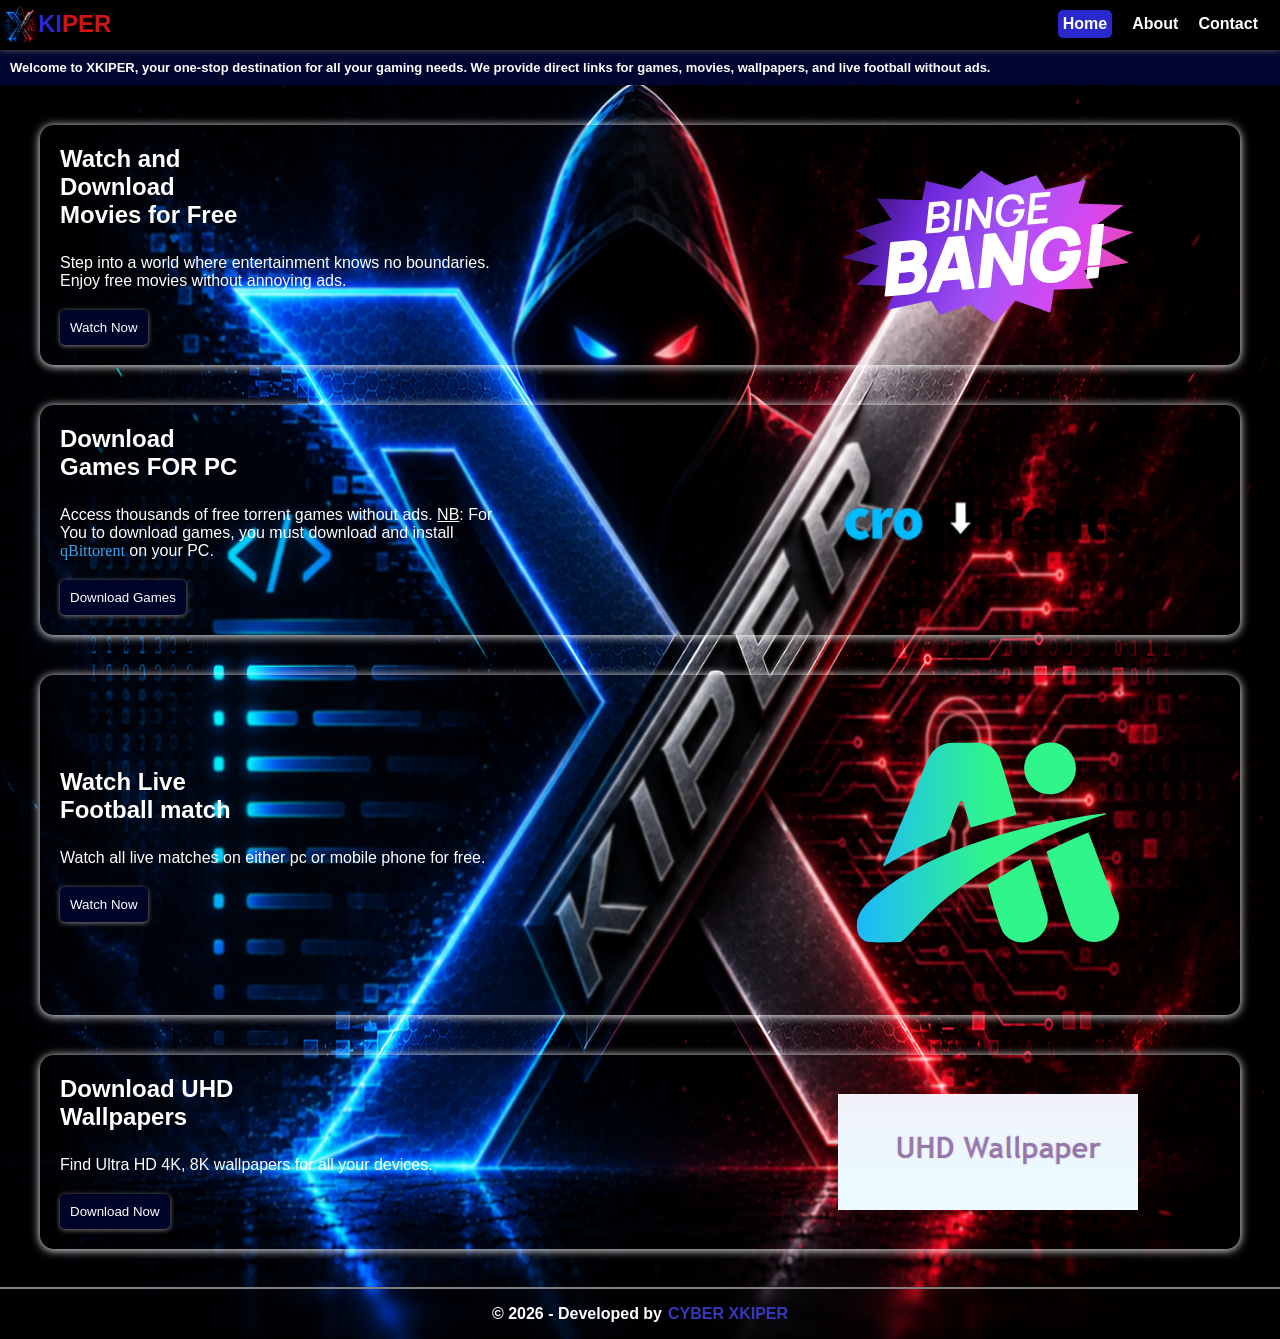
<file: index.html>
<!DOCTYPE html>
<html lang="en">
    <head>
        <meta charset="UTF-8">
        <meta name="viewport" content="width=device-width, initial-scale=1.0">
        <title>XKIPER</title>
        <link rel="icon" type="image/x-icon" href="icons/xkiper_favicon_circular.png">
        <link rel="stylesheet" href="style/navigation.css">
        <link rel="stylesheet" href="style/index.css">
        <script async src="https://www.googletagmanager.com/gtag/js?id=G-BRJ5B4HYMT"></script>
        <script>
        window.dataLayer = window.dataLayer || [];
        function gtag(){dataLayer.push(arguments);}
        gtag('js', new Date());

        gtag('config', 'G-BRJ5B4HYMT');
        </script>
    </head>
    <body>
        <img src="Pics/Xkiper Logo.png" alt="" class="image-container">
        <nav>
            <div class="nav-bar">
                <div class="container">
                    <a href="index.html"><div class="page-name">
                        <img src="Pics/Xkiper Logo.png" class="page-logo" alt="">
                        <h1><span class="first-letters">KI</span><span class="last-letters">PER</span></h1>
                    </div></a>
                    <ul>
                        <li><a href="index.html"><p class="active-page">Home</p></a></li>
                        <li><a href="about.html">About</a></li>
                        <li><a href="contact.html">Contact</a></li>
                    </ul>
                </div>
            </div>
        </nav>
        
        <header>
                    <div class="header-container">            
                        <div class="head-information">
                            <p>Welcome to XKIPER, your one-stop destination for all your gaming needs. We provide direct links
          for games, movies, wallpapers, and live football without ads.</p>
                        </div>
                    </div>
        </header>
        <main></main>
        <footer>
            &copy; 2026 - Developed by <a href="about.html" class="me"><span>CYBER XKIPER</a>
        </footer>
    </body>
    <script src="script/data.js"></script>
    <script src="script/index.js"></script>
</html>
</file>
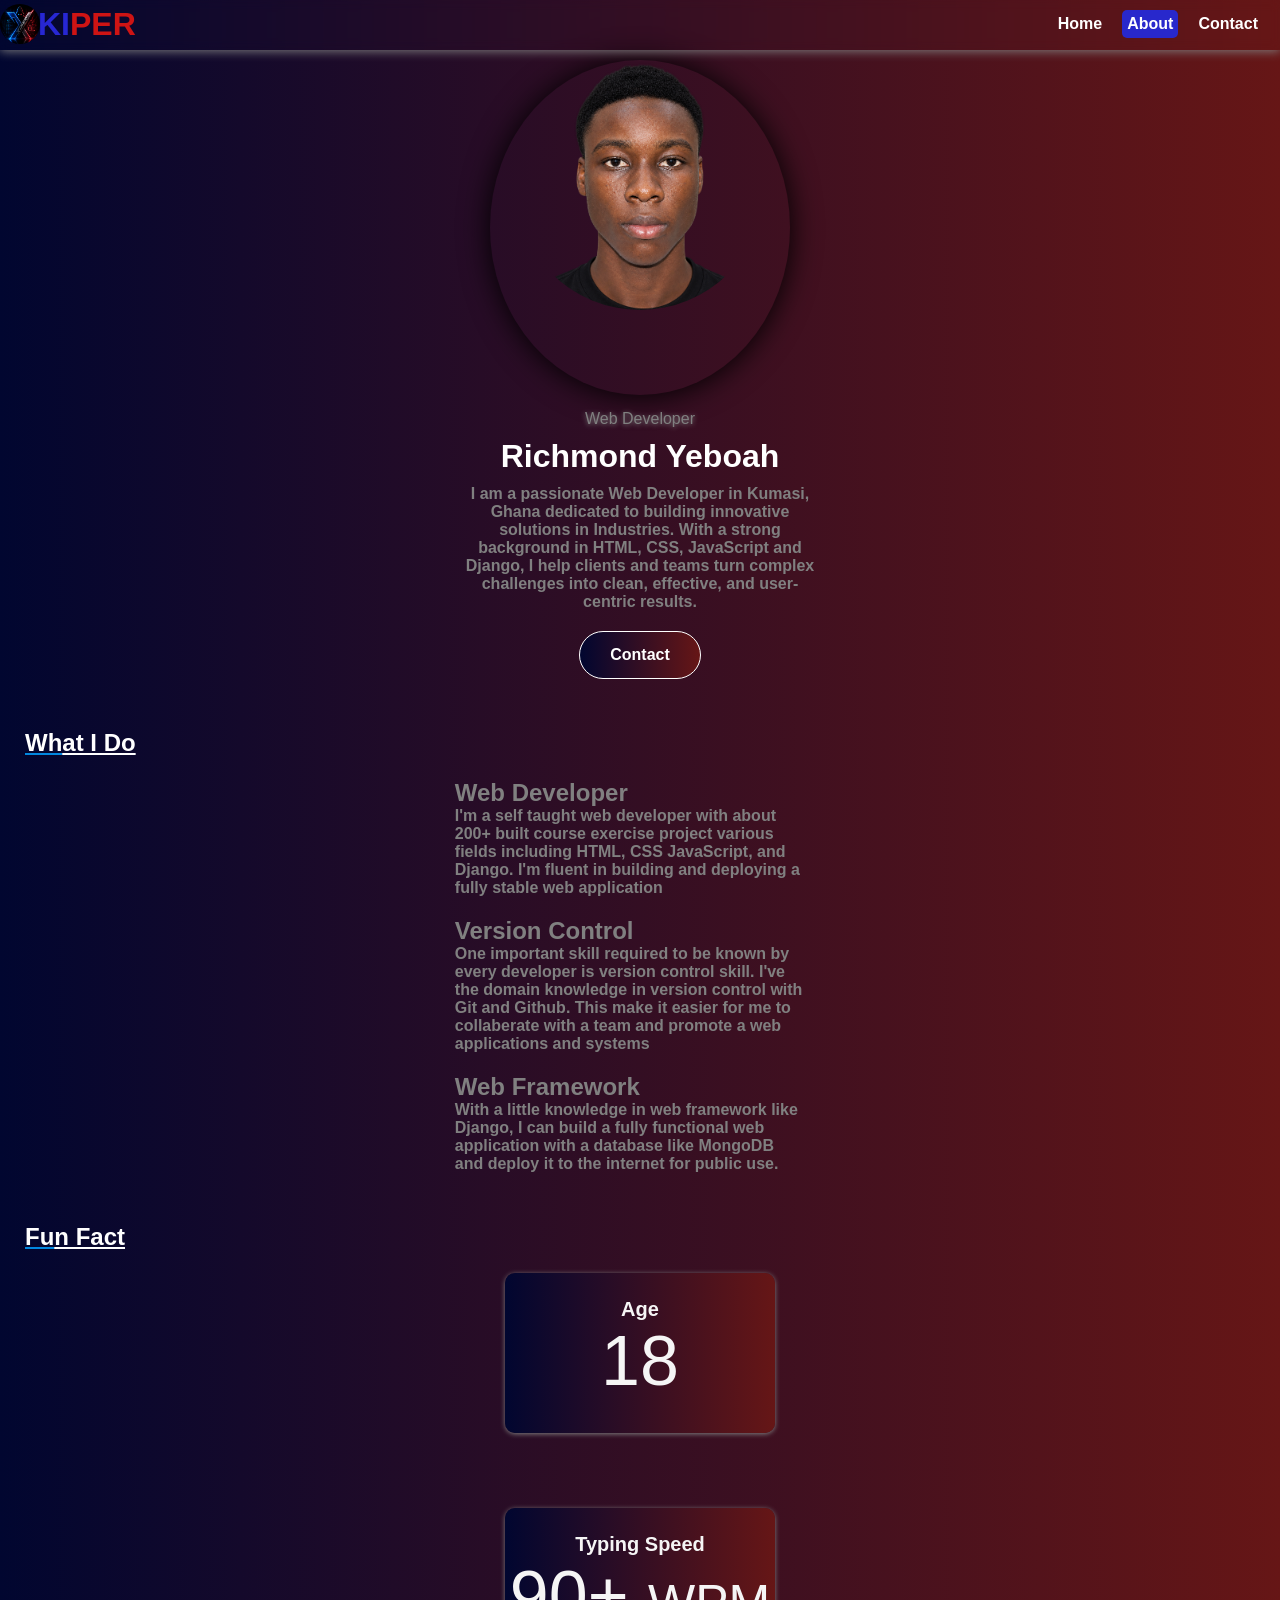
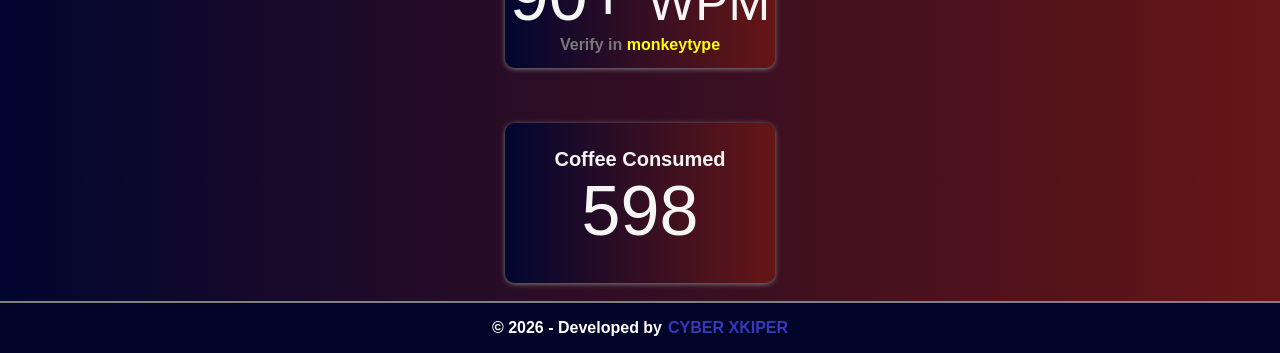
<file: about.html>
<!DOCTYPE html>
<html lang="en">
    <head>
        <meta charset="UTF-8">
        <meta name="viewport" content="width=device-width, initial-scale=1.0">
        <title>About</title>
        <link rel="icon" type="image/x-icon" href="icons/xkiper_favicon.svg">
        <link rel="stylesheet" href="style/navigation.css">
        <link rel="stylesheet" href="style/about.css">
        <script>
        window.dataLayer = window.dataLayer || [];
        function gtag(){dataLayer.push(arguments);}
        gtag('js', new Date());

        gtag('config', 'G-BRJ5B4HYMT');
        </script>
    </head>
    <body>
        <div class="nav-bar">
            <div class="container">
                <a href="index.html"><div class="page-name">
                    <img src="Pics/Xkiper Logo.png" class="page-logo" alt="">
                    <h1><span class="first-letters">KI</span><span class="last-letters">PER</span></h1>
                </div></a>
                <ul>
                    <li><a href="index.html">Home</a></li>
                    <li><a href="about.html"><p class="active-page">About</p></a></li>
                    <li><a href="contact.html">Contact</a></li>
                </ul>
            </div>
        </div> 
        <main>
            <div class="self-container">
                <div class="img-container">
                    <img class="my-image" src="Pics/my-image.png" alt="">
                </div>
                <p class="occupation">Web Developer</p>
                <h1 class="name">Richmond Yeboah</h1>
                <p class="brief-introduction">
                    I am a passionate Web Developer in Kumasi, Ghana dedicated to building innovative solutions in Industries. With a strong background in HTML, CSS, JavaScript and Django, I help clients and teams turn complex challenges into clean, effective, and user-centric results.    
                </p>
                <a href="contact.html"><button class="contact-button">Contact</button></a>
            </div>
            <div class="strength">
                <div class="head">
                    <h2 class="half-underline"><span>Wh</span>at I Do</h2>
                </div>
                <div class="types">
                    <h2>Web Developer</h2>
                    <p class="brief-introduction">
                        I'm a self taught web developer with about 200+ built course exercise project various fields including HTML, CSS JavaScript, and Django.
                        I'm fluent in building and deploying a fully stable web application 
                    </p>
                </div>
                <div class="type">
                    <h2>Version Control</h2>
                    <p class="brief-introduction">
                        One important skill required to be known by every developer is version control skill. I've the domain knowledge in version control with Git and Github.
                        This make it easier for me to collaberate with a team and promote a web applications and systems
                    </p>
                </div>
                <div class="type">
                    <h2>Web Framework</h2>
                    <p class="brief-introduction">
                        With a little knowledge in web framework like Django, I can build a fully functional web application with a database like MongoDB and deploy it to the internet for public use.
                    </p>
                </div>
            </div>
            <div class="fun-fact">
                <div class="head">
                    <h2 class="half-underline"><span>Fu</span>n Fact</h2>
                </div>
                <div class="fact-container">
                    <p class="text">Age</p>
                    <p class="numeral">18</p>
                </div>
                <div class="facts-container">
                    <p class="text">Typing Speed</p>
                <div class="type-speed"> <p class="numeral">90+ <span class="wpm">WPM</span></p></div>
                    <a href="https://monkeytype.com/profile/Cyber_X"><p class="verify"><span class="verify-statement">Verify in</span> <span class="monkeytype">monkeytype</span></p></a>
                </div>
                <div class="fact-container">
                    <p class="text">Coffee Consumed</p>
                    <p class="numeral">598</p>
                </div>
            </div>
        </main>
        <footer>
            &copy; 2026 - Developed by <a href="about.html" class="me"> CYBER XKIPER</a>
        </footer>
    </body>
</html>
</file>
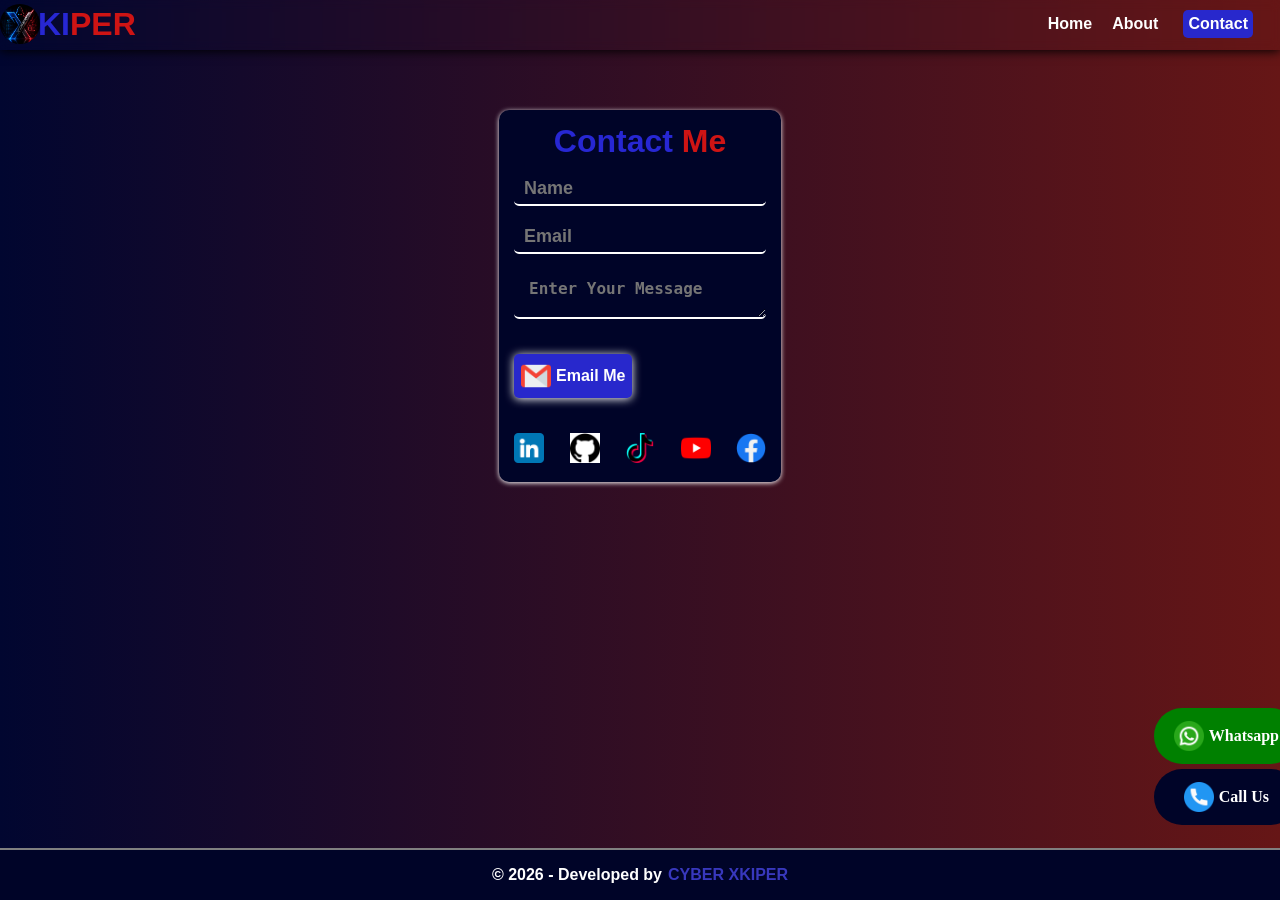
<file: contact.html>
<!DOCTYPE html>
<html lang="en">
    <head>
        <meta charset="UTF-8">
        <meta name="viewport" content="width=device-width, initial-scale=1.0">
        <title>Contact</title>
        <link rel="icon" type="image/x-icon" href="icons/xkiper_favicon.svg">
        <link rel="stylesheet" href="style/navigation.css">
        <link rel="stylesheet" href="style/contact.css">
        <script>
        window.dataLayer = window.dataLayer || [];
        function gtag(){dataLayer.push(arguments);}
        gtag('js', new Date());

        gtag('config', 'G-BRJ5B4HYMT');
        </script>
    </head>
    <body>
        <div class="nav-bar">
            <div class="container">
                  <a href="index.html"><div class="page-name">
                    <img src="Pics/Xkiper Logo.png" class="page-logo" alt="">
                    <h1><span class="first-letters">KI</span><span class="last-letters">PER</span></h1>
                </div></a>
                <ul>
                    <li><a href="index.html">Home</a></li>
                    <li><a href="about.html">About</a></li>
                    <li><a href="contact.html"><p class="active-page">Contact</a></li></p>
                </ul>
            </div>
        </div>
        <main>
            <div class="contact-container">
                <center><h1><span class="first-letters">Contact</span> <span class="last-letters">Me</span></h1></center>
                <div class="form-section">
                    <input type="text" placeholder="Name">
                    <input type="text" placeholder="Email">
                    <textarea name="Message" id="message" placeholder="Enter Your Message"></textarea>
                    <a href="mailto:cyberxkiper@gmail.com" id="email-link">
                    <div class="email">
                        <img src="icons/gmail.png" alt="">
                        <p>Email Me</p>
                    </div>
                </a>
                </div>
                <div class="social-media">
                    <a href="https://www.linkedin.com/"><img src="icons/linkedin.png" alt=""></a>
                    <a href="https://www.github.com/cyberxkiper/"><img src="icons/github.png" alt="" class="github"></a>
                    <a href="https://www.tiktok.com/@xkiper_?is_from_webapp=1&sender_device=pc"><img src="icons/tik-tok.png" alt=""></a>
                    <a href="http://www.youtube.com/@XKIP3R-ALLIN1"><img src="icons/youtube.png" alt=""></a>
                    <a href="http://www.facebook.com/cyberxkiper"><img src="icons/communication.png" alt=""></a>
                </div>
            </div>
            <div class="whatsapp">
                <a href="https://api.whatsapp.com/send/?phone=%2B233599063169&amp;text=Hello👋 *_XKIPER_*, I would like to get in touch with you.&amp;type=phone_number&amp;app_absent=0">
                    <div class="whatsapp-button">
                        <img src="icons/whatsapp.png" alt="">
                        <p>Whatsapp</p>
                    </div>
                </a>
                <a href="tel:+233599063169">
                    <div class="phone-button">
                        <img src="icons/telephone.png" alt="">
                        <p>Call Us</p>
                    </div>
                </a>
            </div>
        </main>
        <footer>
            &copy; 2026 - Developed by <a href="about.html" class="me"><span>CYBER XKIPER</a>
        </footer>
        <script>
            document.getElementById('email-link').addEventListener('click', function(event) {
                event.preventDefault();
                const message = document.getElementById('message').value;
                window.location.href = 'mailto:cyberxkiper@gmail.com?subject=CONTACTING%20XKIPER&body=' + encodeURIComponent(message);
            });
        </script>
    </body>
    <script>
        document.querySelector('.email').addEventListener('click', function(){
            message = document.querySelector('.user_message').value
            console.log(message)  
            document.querySelector('.email-message').innerHTML=
            `
                <a href="mailto:cyberxkiper@gmail.com?body=${message}&amp;subject=Contacting%20XKIPER">
                <div class="email">
                    <img src="icons/gmail.png" alt="">
                    <p>Email Me</p>
                </div>
            `
        })
        
        </script>
</html>
</file>
<file: style/navigation.css>
*{
    margin: 0;
    padding: 0;

}
body{
    font-family: Arial, Helvetica, sans-serif;
    padding-top:60px;
}
.nav-bar{
    background-color:  transparent;
    backdrop-filter: blur(5px);
    position: fixed;
    left: 0;
    right: 0;
    box-shadow: 0 1px 10px;
    top: 0;
    height: 50px;
    z-index: 999;
}

.container{
    display: flex;
    flex-direction: row;
    justify-content: space-between;
    align-items: center;
    
}

.page-name{
    display: flex;
    align-items: center;
}
ul{
    display: flex;
    list-style-type: none;
    align-items: center;
    margin-right: 12px;
}
li{
    padding: 10px;
    font-weight: bold;
}
.first-letters{
    color:  rgb(39, 39, 211);
}
.last-letters{
    color: rgb(206, 20, 20);
}
.active-page{
    background-color: rgb(40, 40, 204);
    padding: 5px;
    border-radius: 5px;
    font-weight: 700;
}
h1{
    margin: -2px;

}
a{
    text-decoration: none;
    color: white;
}
.page-logo{
    width: 40px;
    height: 40px;
    border-radius: 20px;
    z-index: 2;
}
img{
    width: 100%;
}

:root{
    --primary-color: #000428;
}

footer{
    background-color: #000428;
    height: 50px;
    display: flex;
    align-items: center;
    justify-content: center;
    font-weight: 600;
    border-top: 2px solid gray;
    margin-top: 10px;
    color: white;
    position: absolute;
    bottom: 0;
    left: 0;
    right: 0;
}
.me{
    color: rgb(56, 56, 189);
    margin-left: 6px;
}
</file>
<file: style/index.css>
body{
        padding-top: 50px;
        padding-bottom: 50px;
        position: relative;
}
.nav-bar{
        box-shadow: 0 1px 5px rgb(80, 80, 80);
}
.main-container{
        box-shadow: 0 1px 10px;
        border-radius: 14px;
        padding: 20px;
        color: white;
        position: relative;
        backdrop-filter: blur(0.8px);
        margin: 40px;
        font-weight: 500;
        transition: 0.5s ease;
        height: 100%;
}
.main-container:hover{
        transform: scale(1.02);
        cursor: pointer;
}
main p{
        margin-bottom: 15px;
        max-width: 450px;
}
.image-container{
        position: absolute;
        top: 0;
        left:0;
        right: 0;
        height : 100%;
        z-index: -1;
       
}
body{
        font-family: arial;
        font-weight: 600;
}

.content-container{
        display: flex;
        flex-direction: row;
        justify-content: space-between;
        align-items: center;

}
.vertical{
        display: flex;
        flex-direction: column;
        width: 50%;
        justify-content: space-between;
        margin-right: 20%;
}
.button-container{
        margin-top: 5px;
}
footer{
        background-color: transparent;
        backdrop-filter: blur(5px);
}

.buttons{
        padding: 10px 10px;
        border-radius: 5px;
        border: none;
        background-color: var(--primary-color);
        color: white;
        box-shadow: 0 1px 5px gray;
        transition: 0.5s;
}
header{
        background-color: #010630;
        color: white;
        position: relative;
        left: 0;
        right: 0;
        top: 0;
        margin-bottom: 10px;
        
}
.header-container{
        display: flex;
        flex-direction: column;
        padding: 10px;
        font-size: small;

}
.image-section{
        width: 50%;
        display: flex;
        align-items: center;
        justify-content: center;
        
}
main img{
        width: 100%;
        height: 100%;
        max-height: 300px;
        max-width: 300px;
}
h2{
        margin-bottom: 25px;
        width: 180px;
}

.buttons:hover{
        transform: scale(1.01);
        opacity: 0.8;
        cursor: pointer;
        background: white;
        color: var(--primary-color);
        box-shadow: 0 1px 5px ;
}
.qbitlink{
        color: rgb(62, 161, 231);
        font-family: tahoma;
}
</file>
<file: style/about.css>
.my-image{
    width: 250px;
    z-index: -1;
    border-radius: 100%;
}
.self-container{
    display: flex;
    flex-direction: column;
    align-items: center;
}

.img-container{
    border: none;
    width: 300px;
    height: 335px;
    border-radius: 100%;
    box-shadow: 0 1px 30px black; 
}
p{
    font-size: 16px;
}
body{
    background: linear-gradient(to right, #010630, rgb(102, 22, 22) );
    text-align: center; 
    display: flex;  
    justify-content: center;
    color: gray;
    font-family: arial;
    position: relative;
    font-size: 16px;
    padding-left: 20px;
    padding-right: 20px;
    
}
.occupation{
    text-shadow: 0 1px 5px;
    margin-top: 15px;
}
.name{
    color: white;
    margin-top: 10px;
    margin-bottom: 10px;
}
.brief-introduction{
    font-weight: 700;
    max-width: 450px;
    width: 350px;
}
.contact-button{
    border-radius: 50px;
    padding: 14px 30px;
    margin-top: 20px;
    background: linear-gradient(to right, #010630, rgb(102, 22, 22) );;
    color: white;
    border: 1px solid white;
    cursor: pointer;
    transition: 0.5s ease-in;
    font-weight: 700;
    font-size: 16px;

    
}
.contact-button:hover{
    background: linear-gradient(to left, #010630, rgb(102, 22, 22) );;;
    color: #010630;
    border: 1px solid #010630;

}
.half-underline{
    text-decoration: underline;
    text-decoration-style:solid;
}
.half-underline span{
    text-decoration: rgb(1, 135, 224) underline;
}
.head{
    color: white;
    position: absolute;
    left: 25px;
}
.strength{
    margin-top: 50px;
    display: flex;
    flex-direction: column;
}
.types {
    margin-top: 50px;
    text-align: left ;
}
.type{
    text-align: left;
    margin-top: 20px;
}
.fun-fact{
    margin-top: 50px;
    display: flex;
    flex-direction: column;

}
.fact-container, .facts-container{
    background: linear-gradient(to right, #010630, rgb(102, 22, 22) );;
    border-radius: 10px;
    color: whitesmoke;
    margin: 50px 50px;
    height: 110px;
    cursor: pointer;
    transition: 0.5s ease-in;
    box-shadow: 0px 1px 5px gray;
    padding: 25px 25px;
    margin-bottom: 70px;
}
.facts-container{
    margin: 5px 50px;
    padding: 25px 5px;
}
.fact-container:hover,.facts-container:hover{
    transform: scale(1.02);
}

.text{
    font-size: 20px;
    font-weight: 800;

}
.numeral{
    font-size: 70px;
}
.verify{
    font-weight: 600;
    transition: 0.25s ease;
}
.verify:hover{
    text-shadow: 0 1px 5px ;
}
.monkeytype{
    color: yellow;
}
.verify-statement{
    color: rgb(121, 121, 121);
}
.wpm{
    font-size: 50px;
}
</file>
<file: style/contact.css>
body{
    display: flex;
    justify-content: center;
    align-items: center;
    background: linear-gradient(to right, #010630, rgb(102, 22, 22) );
    
}
footer{
    position: absolute;
    bottom: 0;
    left: 0;
    right: 0;
}

.whatsapp{
    display: flex;
    flex-direction: column;
    position: fixed;
    bottom: 70px;
    right: -19px;

}

.social-media{
    display: flex;
    flex-direction: row;
    justify-content: space-between;
    align-items: center;
}
.github{
    background-color: white;
}
img:hover{
    width: 35px;
    height: 35px;
}
.contact-container{
    box-shadow: 0 1px 5px;
    border-radius: 10px;
    padding: 15px;
    background-color: var(--primary-color);
    color: white;
    margin-top: 50px;
}
.email{
    background-color:  rgb(40, 40, 204);
    color: white;
    border: none;
    border-radius: 5px;
    margin: 35px 0px;
    font-weight: 600;
    justify-self: center;
    display: flex;
    flex-direction: row;
    align-items: center;
    box-shadow: 0 1px 10px;
    padding: 7px ;
    transition: 0.15s ease;
    width: fit-content;
}
.email:hover{
    opacity: 0.8;
}

.center{
    justify-content: center;
    align-items: center;
    display: flex;
}
input,textarea{
    border: none;
    border-radius: 5px;
    padding: 5px 10px;
    margin-top: 15px;
    background-color: transparent;
    border-bottom: 2px solid white;
    color: white;
    font-weight: 500;
    font-size: large;
    

}
input::placeholder{
    font-weight: 600;
}
textarea::placeholder{
    padding: 5px;
    font-weight: 600;
}
input:focus, textarea:focus{
    outline: none;
}
.form-section{
    display: flex;
    flex-direction: column;
}
.whatsapp-button, .phone-button{
    background-color: green;
    padding: 13px 20px;
    border: none;
    font-family: Georgia, 'Times New Roman', Times, serif;
    border-radius: 50px;
    cursor: pointer;
    transition: 0.20s;
    font-weight: 600;
    margin-bottom: 5px;
    display: flex;
    justify-content: center;
    align-items: center;
    
    
}
.phone-button{
    color: white;
    background-color: #000428;

    display: flex;
    flex-direction: row;
}
.whatsapp-button:hover, .phone-button:hover{
    opacity: 0.8;
}
img{
    height: 30px;
    width: 30px;
    transition: 0.15s ease;   
}
p{
    margin-left: 5px;
}
.button-contents{
    display: flex;
    flex-direction: row;
    justify-content: center;
    align-items: center;
}
</file>
